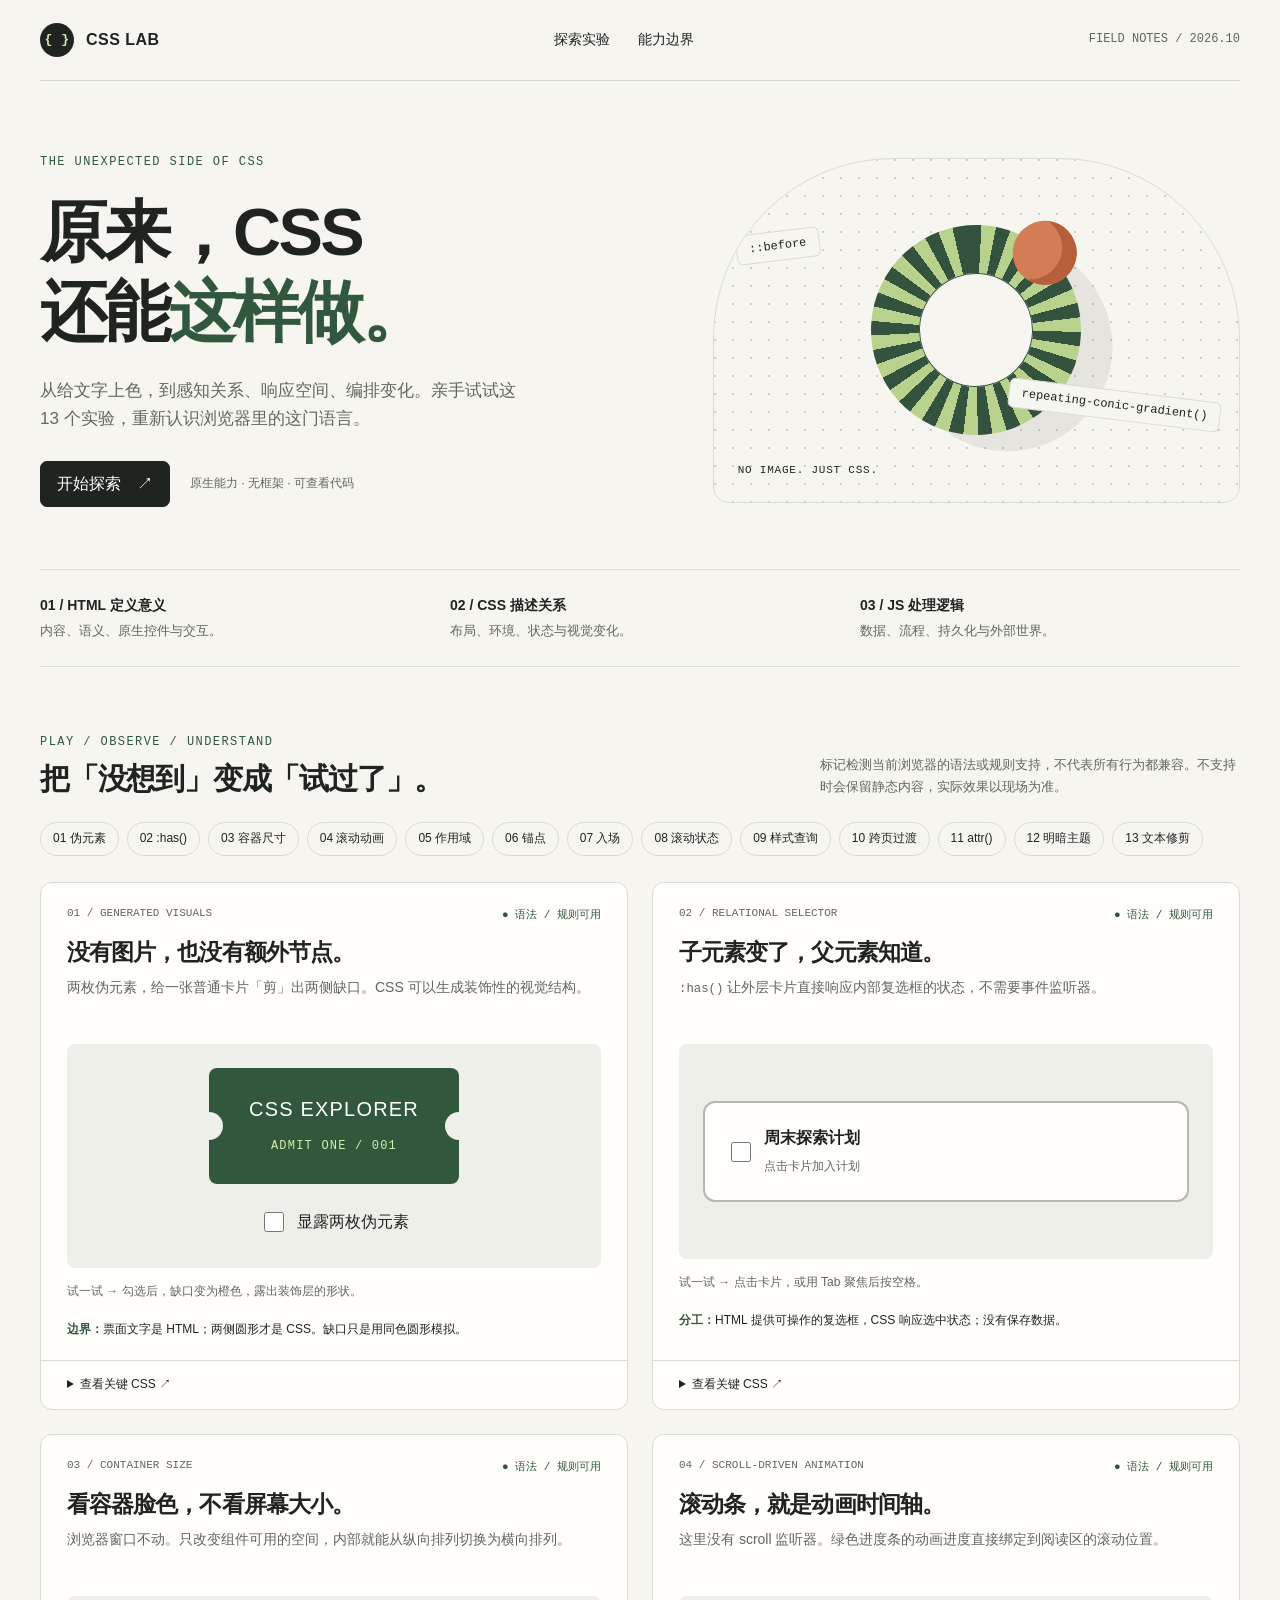
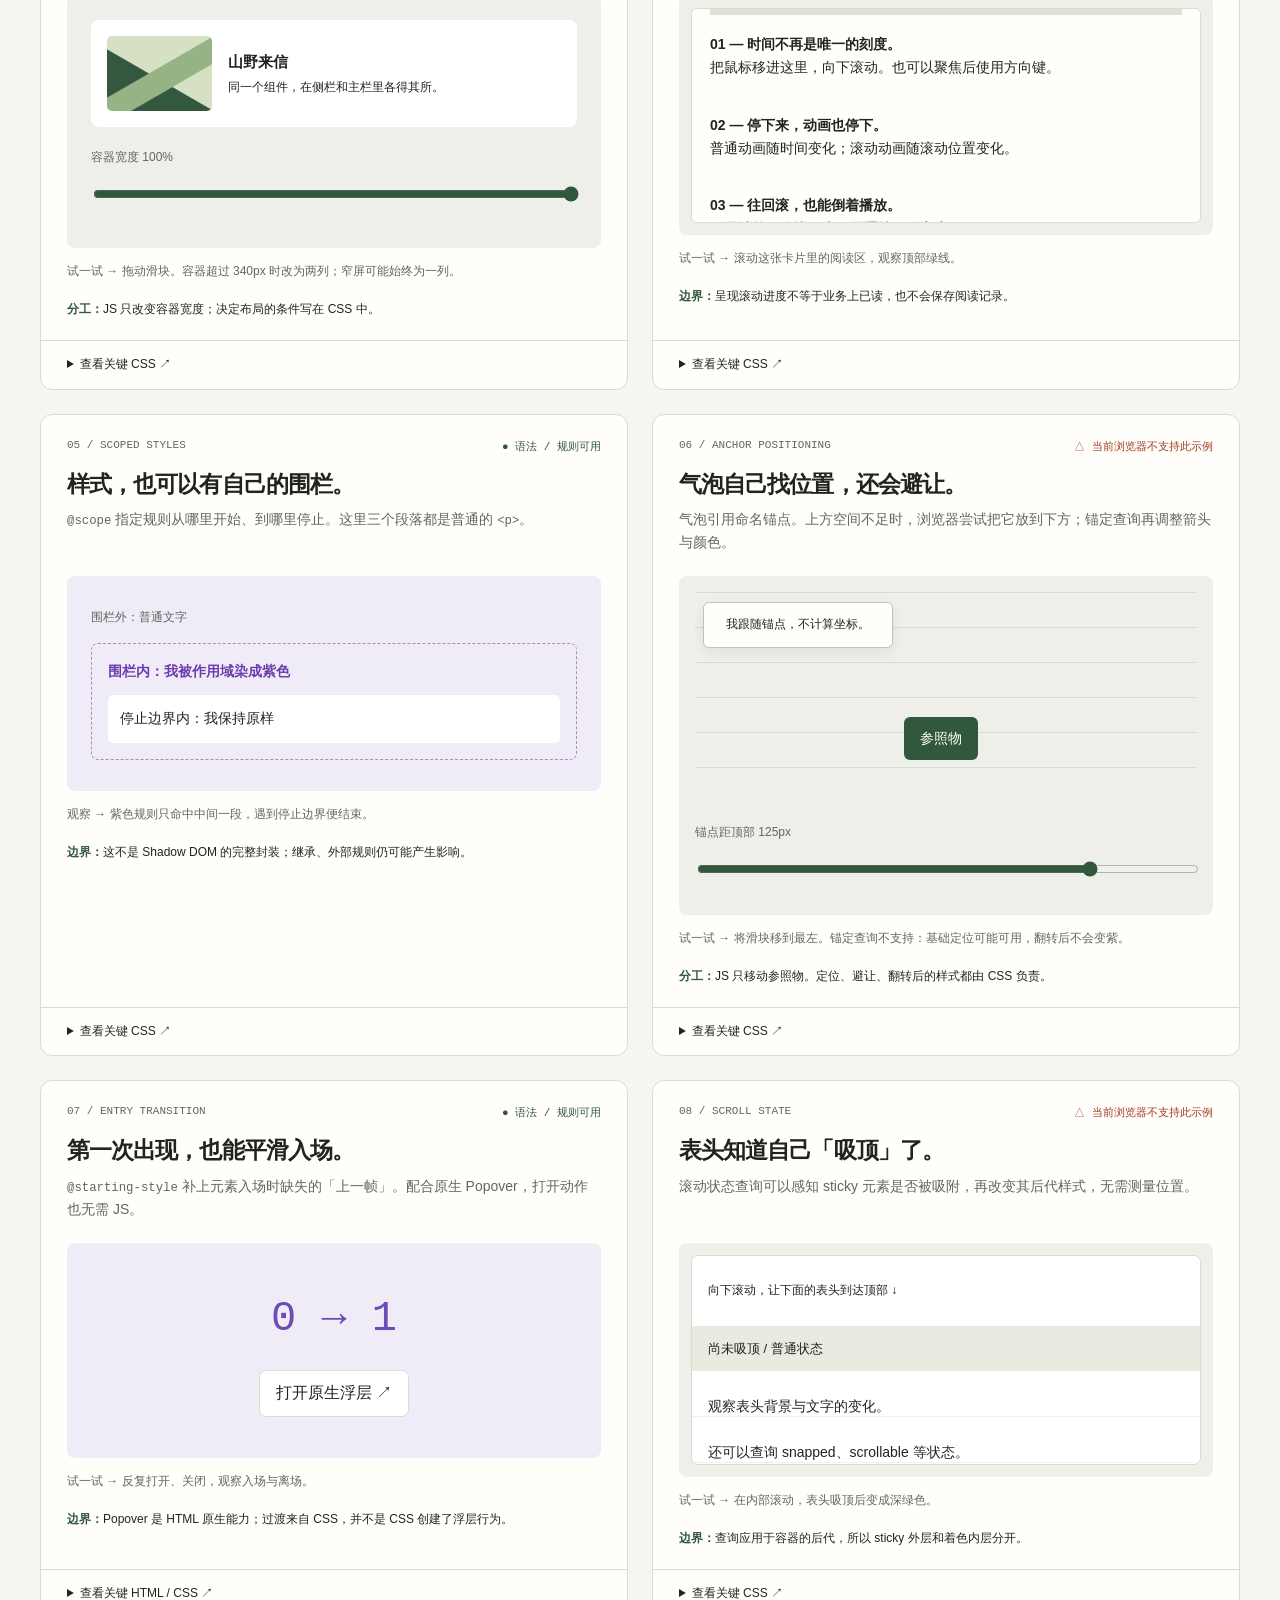
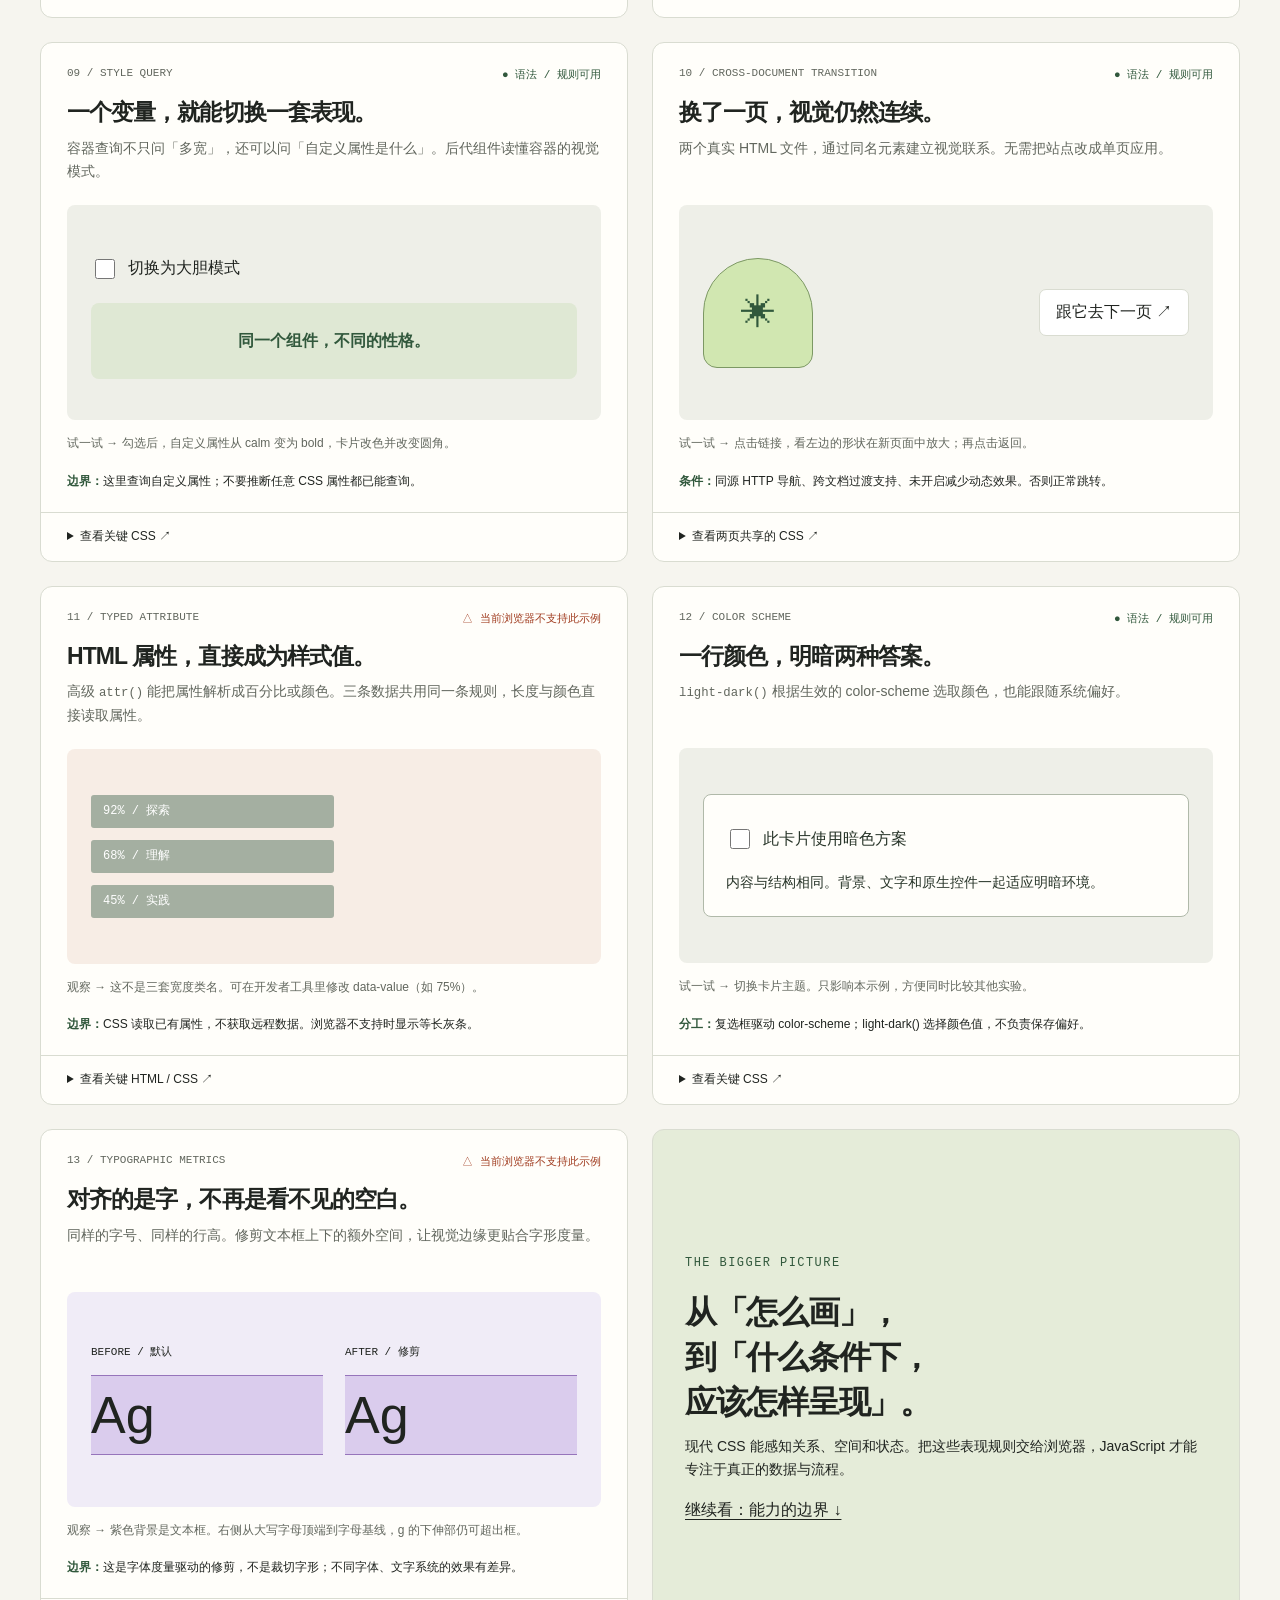
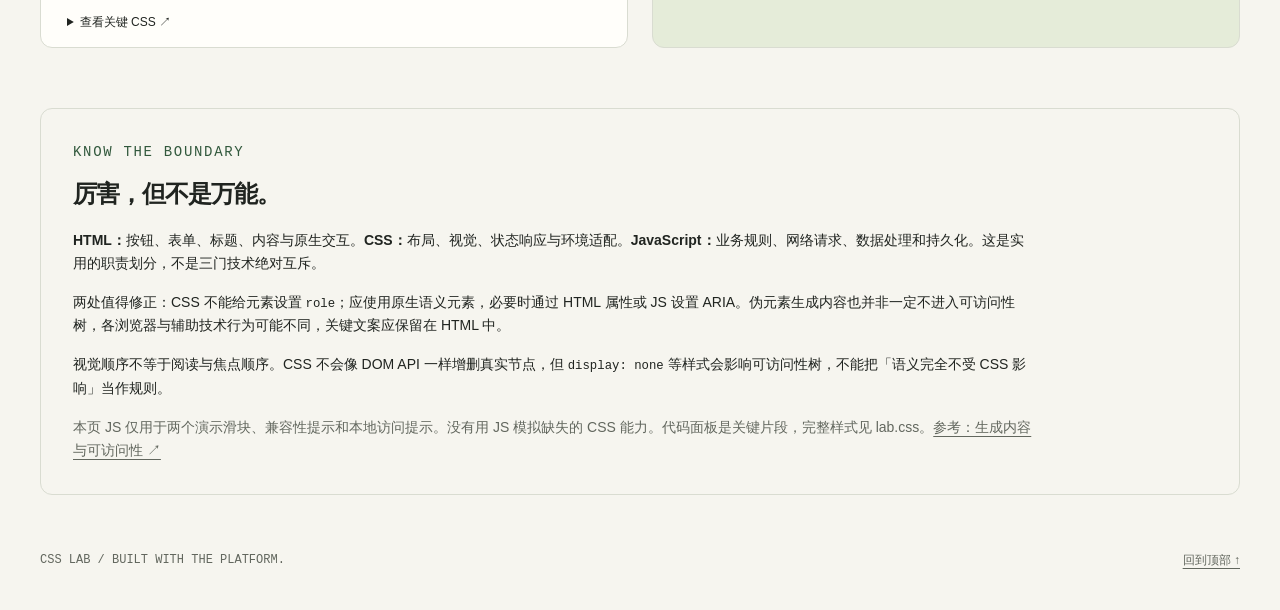
<file: index.html>
<!doctype html>
<html lang="zh-CN">
<head><meta charset="utf-8"><meta name="viewport" content="width=device-width,initial-scale=1"><meta name="description" content="13 个可交互实验，重新认识 HTML、CSS 与 JavaScript 的能力边界。"><title>CSS Lab — 不止于样式</title><link rel="stylesheet" href="lab.css"><script src="lab.js" defer></script></head>
<body>
<a class="skip" href="#experiments">跳到实验</a>
<div class="shell">
  <header class="topbar"><a class="brand" href="index.html"><span class="brand-mark">{ }</span> CSS LAB</a><nav aria-label="主导航"><a href="#experiments">探索实验</a><a href="#boundaries">能力边界</a></nav><span class="edition mono">FIELD NOTES / 2026.10</span></header>
  <main>
    <section class="hero" aria-labelledby="hero-title">
      <div><p class="eyebrow">THE UNEXPECTED SIDE OF CSS</p><h1 id="hero-title">原来，CSS<br>还能<em>这样做。</em></h1><p class="lead">从给文字上色，到感知关系、响应空间、编排变化。亲手试试这 13 个实验，重新认识浏览器里的这门语言。</p><div class="hero-actions"><a class="button primary" href="#experiments">开始探索 <span aria-hidden="true">↗</span></a><span class="small">原生能力 · 无框架 · 可查看代码</span></div></div>
      <div class="hero-art" aria-label="由 CSS 渐变和伪元素绘制的装饰图形" role="img"><div class="orb"></div><span class="art-tag">::before</span><span class="art-tag second">repeating-conic-gradient()</span><span class="art-label mono">NO IMAGE. JUST CSS.</span></div>
    </section>
    <div class="manifest"><div><strong>01 / HTML 定义意义</strong><p>内容、语义、原生控件与交互。</p></div><div><strong>02 / CSS 描述关系</strong><p>布局、环境、状态与视觉变化。</p></div><div><strong>03 / JS 处理逻辑</strong><p>数据、流程、持久化与外部世界。</p></div></div>
    <section id="experiments" aria-labelledby="experiments-title">
      <div class="section-heading"><div><span class="eyebrow">PLAY / OBSERVE / UNDERSTAND</span><h2 id="experiments-title">把「没想到」变成「试过了」。</h2></div><p>标记检测当前浏览器的语法或规则支持，不代表所有行为都兼容。不支持时会保留静态内容，实际效果以现场为准。</p></div>
      <noscript><p>JavaScript 已禁用：CSS 和原生控件仍可工作；滑块控制、兼容性检测不可用，关键代码仍可阅读。</p></noscript>
      <p class="motion-note">系统已开启「减少动态效果」，本页关闭动效；滚动进度展示静态满条。</p>
      <nav class="jump-list" aria-label="实验目录"><a href="#pseudo">01 伪元素</a><a href="#has">02 :has()</a><a href="#container">03 容器尺寸</a><a href="#scroll">04 滚动动画</a><a href="#scope">05 作用域</a><a href="#anchor">06 锚点</a><a href="#starting">07 入场</a><a href="#scroll-state">08 滚动状态</a><a href="#style-query">09 样式查询</a><a href="#view">10 跨页过渡</a><a href="#attr">11 attr()</a><a href="#theme">12 明暗主题</a><a href="#trim">13 文本修剪</a></nav>
      <div class="grid">
        <article class="experiment" id="pseudo" data-support="selector(::before)">
          <div class="experiment-head"><div class="meta"><span>01 / GENERATED VISUALS</span><span class="support">未检测</span></div><h3>没有图片，也没有额外节点。</h3><p class="description">两枚伪元素，给一张普通卡片「剪」出两侧缺口。CSS 可以生成装饰性的视觉结构。</p></div>
          <div class="stage center pseudo-stage"><div class="pseudo-ticket">CSS EXPLORER<br><span class="mono small" style="color:#d5edaa">ADMIT ONE / 001</span></div><label class="field"><input type="checkbox">显露两枚伪元素</label></div>
          <p class="hint">试一试 → 勾选后，缺口变为橙色，露出装饰层的形状。</p><p class="boundary"><b>边界：</b>票面文字是 HTML；两侧圆形才是 CSS。缺口只是用同色圆形模拟。</p>
          <details><summary>查看关键 CSS ↗</summary><pre><code>.ticket::before, .ticket::after {
  content: "";
  position: absolute;
  width: 28px; height: 28px;
  border-radius: 50%;
  background: var(--stage-color);
}</code></pre><a class="source" href="https://developer.mozilla.org/en-US/docs/Web/CSS/Reference/Selectors/::before">MDN / ::before ↗</a></details>
        </article>
        <article class="experiment" id="has" data-support="selector(:has(input:checked))">
          <div class="experiment-head"><div class="meta"><span>02 / RELATIONAL SELECTOR</span><span class="support">未检测</span></div><h3>子元素变了，父元素知道。</h3><p class="description"><code>:has()</code> 让外层卡片直接响应内部复选框的状态，不需要事件监听器。</p></div>
          <div class="stage"><label class="choice-card field"><input id="plan-choice" type="checkbox"><span><strong>周末探索计划</strong><br><span class="small">点击卡片加入计划 <span class="selected">/ 已选中 ✓</span></span></span></label></div>
          <p class="hint">试一试 → 点击卡片，或用 Tab 聚焦后按空格。</p><p class="boundary"><b>分工：</b>HTML 提供可操作的复选框，CSS 响应选中状态；没有保存数据。</p>
          <details><summary>查看关键 CSS ↗</summary><pre><code>.choice-card:has(input:checked) {
  border-color: #31583c;
  background: #dcecc8;
  box-shadow: 5px 5px 0 #31583c22;
}</code></pre><a class="source" href="https://developer.mozilla.org/en-US/docs/Web/CSS/Reference/Selectors/:has">MDN / :has() ↗</a></details>
        </article>
        <article class="experiment" id="container" data-support="container-type:inline-size">
          <div class="experiment-head"><div class="meta"><span>03 / CONTAINER SIZE</span><span class="support">未检测</span></div><h3>看容器脸色，不看屏幕大小。</h3><p class="description">浏览器窗口不动。只改变组件可用的空间，内部就能从纵向排列切换为横向排列。</p></div>
          <div class="stage"><div id="card-width" class="resizable"><div class="responsive-card"><div class="landscape" aria-hidden="true"></div><div><strong>山野来信</strong><p>同一个组件，在侧栏和主栏里各得其所。</p></div></div></div><div><label for="width-control" class="small">容器宽度 <output for="width-control">100%</output></label><input id="width-control" type="range" min="45" max="100" value="100" data-control="width" data-target="card-width" data-unit="%"></div></div>
          <p class="hint">试一试 → 拖动滑块。容器超过 340px 时改为两列；窄屏可能始终为一列。</p><p class="boundary"><b>分工：</b>JS 只改变容器宽度；决定布局的条件写在 CSS 中。</p>
          <details><summary>查看关键 CSS ↗</summary><pre><code>.resizable { container: card / inline-size; }
.responsive-card { display: grid; }
@container card (min-width: 340px) {
  .responsive-card {
    grid-template-columns: 105px 1fr;
  }
}</code></pre><a class="source" href="https://developer.mozilla.org/en-US/docs/Web/CSS/Guides/Containment/Container_queries">MDN / 容器查询 ↗</a></details>
        </article>
        <article class="experiment" id="scroll" data-support="animation-timeline:scroll()">
          <div class="experiment-head"><div class="meta"><span>04 / SCROLL-DRIVEN ANIMATION</span><span class="support">未检测</span></div><h3>滚动条，就是动画时间轴。</h3><p class="description">这里没有 scroll 监听器。绿色进度条的动画进度直接绑定到阅读区的滚动位置。</p></div>
          <div class="stage" style="padding:12px"><div class="reader" tabindex="0" role="region" aria-label="滚动动画阅读区"><div class="progress-track" aria-hidden="true"><div class="read-progress"></div></div><p><strong>01 — 时间不再是唯一的刻度。</strong><br>把鼠标移进这里，向下滚动。也可以聚焦后使用方向键。</p><p><strong>02 — 停下来，动画也停下。</strong><br>普通动画随时间变化；滚动动画随滚动位置变化。</p><p><strong>03 — 往回滚，也能倒着播放。</strong><br>无需计算百分比，也无需逐帧修改宽度。</p><p><strong>04 — 抵达终点。</strong><br>这也是阅读进度、横向展览和滚动叙事的基础。</p></div></div>
          <p class="hint">试一试 → 滚动这张卡片里的阅读区，观察顶部绿线。</p><p class="boundary"><b>边界：</b>呈现滚动进度不等于业务上已读，也不会保存阅读记录。</p>
          <details><summary>查看关键 CSS ↗</summary><pre><code>.read-progress {
  transform-origin: left;
  animation: read-progress linear both;
  animation-timeline: scroll(nearest block);
}
@keyframes read-progress {
  from { transform: scaleX(0); }
  to   { transform: scaleX(1); }
}</code></pre><a class="source" href="https://developer.mozilla.org/en-US/docs/Web/CSS/Reference/Properties/animation-timeline">MDN / animation-timeline ↗</a></details>
        </article>
        <article class="experiment" id="scope" data-probe="--scope-hit">
          <div class="experiment-head"><div class="meta"><span>05 / SCOPED STYLES</span><span class="support">未检测</span></div><h3>样式，也可以有自己的围栏。</h3><p class="description"><code>@scope</code> 指定规则从哪里开始、到哪里停止。这里三个段落都是普通的 <code>&lt;p&gt;</code>。</p></div>
          <div class="stage lilac"><p class="small" style="margin:0">围栏外：普通文字</p><div class="scope-garden"><p data-probe>围栏内：我被作用域染成紫色</p><div class="scope-stop"><p style="margin:0">停止边界内：我保持原样</p></div></div></div>
          <p class="hint">观察 → 紫色规则只命中中间一段，遇到停止边界便结束。</p><p class="boundary"><b>边界：</b>这不是 Shadow DOM 的完整封装；继承、外部规则仍可能产生影响。</p>
          <details><summary>查看关键 CSS ↗</summary><pre><code>@scope (.scope-garden) to (.scope-stop) {
  p {
    color: #6c3caf;
    font-weight: 700;
  }
}</code></pre><a class="source" href="https://developer.mozilla.org/en-US/docs/Web/CSS/Reference/At-rules/@scope">MDN / @scope ↗</a></details>
        </article>
        <article class="experiment" id="anchor" data-support="(anchor-name:--demo-anchor) and (position-area:top) and (position-try-fallbacks:bottom)">
          <div class="experiment-head"><div class="meta"><span>06 / ANCHOR POSITIONING</span><span class="support">未检测</span></div><h3>气泡自己找位置，还会避让。</h3><p class="description">气泡引用命名锚点。上方空间不足时，浏览器尝试把它放到下方；锚定查询再调整箭头与颜色。</p></div>
          <div class="stage" style="padding:16px"><div class="anchor-arena" id="anchor-arena"><span class="anchor-target">参照物</span><div class="anchor-tip"><span class="tip-inner">我跟随锚点，不计算坐标。</span></div></div><div><label class="small" for="anchor-control">锚点距顶部 <output for="anchor-control">125px</output></label><input id="anchor-control" type="range" min="10" max="155" value="125" data-control="--anchor-y" data-target="anchor-arena" data-unit="px"></div></div>
          <p class="hint">试一试 → 将滑块移到最左。<span id="anchor-query-status">锚定查询支持待检测。</span></p><p class="boundary"><b>分工：</b>JS 只移动参照物。定位、避让、翻转后的样式都由 CSS 负责。</p>
          <details><summary>查看关键 CSS ↗</summary><pre><code>.anchor-target { anchor-name: --demo-anchor; }
.anchor-tip {
  position: absolute;
  position-anchor: --demo-anchor;
  position-area: top;
  position-try-fallbacks: bottom;
  container-type: anchored;
}
@container anchored(fallback: bottom) {
  .tip-inner { background: #e1d8f4; }
  /* 同时将箭头移到气泡上方 */
}</code></pre><a class="source" href="https://developer.mozilla.org/en-US/docs/Web/CSS/Guides/Anchor_positioning/Anchored_container_queries">MDN / 锚定容器查询 ↗</a></details>
        </article>
        <article class="experiment" id="starting" data-interface="CSSStartingStyleRule">
          <div class="experiment-head"><div class="meta"><span>07 / ENTRY TRANSITION</span><span class="support">未检测</span></div><h3>第一次出现，也能平滑入场。</h3><p class="description"><code>@starting-style</code> 补上元素入场时缺失的「上一帧」。配合原生 Popover，打开动作也无需 JS。</p></div>
          <div class="stage lilac center"><span class="mono" style="font-size:42px;color:#6c4bb4" aria-hidden="true">0 → 1</span><button popovertarget="arrival">打开原生浮层 ↗</button></div>
          <div id="arrival" popover><p class="eyebrow">HELLO, FIRST FRAME</p><h2>我有了入场的起点。</h2><p>HTML 负责打开和关闭；CSS 负责淡入与位移。按 Esc 或点击外部也能关闭。</p><button popovertarget="arrival" popovertargetaction="hide">关闭浮层</button></div>
          <p class="hint">试一试 → 反复打开、关闭，观察入场与离场。</p><p class="boundary"><b>边界：</b>Popover 是 HTML 原生能力；过渡来自 CSS，并不是 CSS 创建了浮层行为。</p>
          <details><summary>查看关键 HTML / CSS ↗</summary><pre><code>&lt;button popovertarget="arrival"&gt;打开&lt;/button&gt;
&lt;div id="arrival" popover&gt;内容&lt;/div&gt;

#arrival {
  opacity: 0;
  transition: opacity .45s,
    display .45s allow-discrete,
    overlay .45s allow-discrete;
}
#arrival:popover-open { opacity: 1; }
@starting-style {
  #arrival:popover-open { opacity: 0; }
}</code></pre><a class="source" href="https://developer.mozilla.org/en-US/docs/Web/CSS/Reference/At-rules/@starting-style">MDN / @starting-style ↗</a></details>
        </article>
        <article class="experiment" id="scroll-state" data-support="container-type:scroll-state">
          <div class="experiment-head"><div class="meta"><span>08 / SCROLL STATE</span><span class="support">未检测</span></div><h3>表头知道自己「吸顶」了。</h3><p class="description">滚动状态查询可以感知 sticky 元素是否被吸附，再改变其后代样式，无需测量位置。</p></div>
          <div class="stage" style="padding:12px"><div class="sticky-reader" tabindex="0" role="region" aria-label="滚动状态实验"><div class="sticky-spacer">向下滚动，让下面的表头到达顶部 ↓</div><div class="sticky-query"><div class="sticky-label"><span class="free-word">尚未吸顶 / 普通状态</span><span class="stuck-word">已吸顶 / CSS 检测到 stuck ✓</span></div></div><div class="sticky-content">观察表头背景与文字的变化。<br><br>还可以查询 snapped、scrollable 等状态。<br><br>滚回最上面，表头就恢复原样。</div></div></div>
          <p class="hint">试一试 → 在内部滚动，表头吸顶后变成深绿色。</p><p class="boundary"><b>边界：</b>查询应用于容器的后代，所以 sticky 外层和着色内层分开。</p>
          <details><summary>查看关键 CSS ↗</summary><pre><code>.sticky-query {
  position: sticky;
  top: 0;
  container-type: scroll-state;
}
@container scroll-state(stuck: top) {
  .sticky-label {
    background: #31583c;
    color: white;
  }
}</code></pre><a class="source" href="https://developer.mozilla.org/en-US/docs/Web/CSS/Guides/Conditional_rules/Container_scroll-state_queries">MDN / 滚动状态查询 ↗</a></details>
        </article>
        <article class="experiment" id="style-query" data-probe="--style-hit">
          <div class="experiment-head"><div class="meta"><span>09 / STYLE QUERY</span><span class="support">未检测</span></div><h3>一个变量，就能切换一套表现。</h3><p class="description">容器查询不只问「多宽」，还可以问「自定义属性是什么」。后代组件读懂容器的视觉模式。</p></div>
          <div class="stage"><div class="theme-container"><label class="field"><input type="checkbox">切换为大胆模式</label><div class="style-result"><strong>同一个组件，不同的性格。</strong></div></div><div style="--mood:bold" hidden><span class="style-result" data-probe></span></div></div>
          <p class="hint">试一试 → 勾选后，自定义属性从 calm 变为 bold，卡片改色并改变圆角。</p><p class="boundary"><b>边界：</b>这里查询自定义属性；不要推断任意 CSS 属性都已能查询。</p>
          <details><summary>查看关键 CSS ↗</summary><pre><code>.theme-container { --mood: calm; }
.theme-container:has(input:checked) { --mood: bold; }
@container style(--mood: bold) {
  .style-result {
    background: #e5d8fa;
    border-radius: 35px 8px;
  }
}</code></pre><a class="source" href="https://developer.mozilla.org/en-US/docs/Web/CSS/Guides/Containment/Container_size_and_style_queries">MDN / 样式查询 ↗</a></details>
        </article>
        <article class="experiment" id="view" data-interface="CSSViewTransitionRule">
          <div class="experiment-head"><div class="meta"><span>10 / CROSS-DOCUMENT TRANSITION</span><span class="support">未检测</span></div><h3>换了一页，视觉仍然连续。</h3><p class="description">两个真实 HTML 文件，通过同名元素建立视觉联系。无需把站点改成单页应用。</p></div>
          <div class="stage"><div class="portal"><div class="portal-object" aria-hidden="true">✳</div><a class="button" href="specimen.html">跟它去下一页 ↗</a></div></div>
          <p class="hint" id="http-note">试一试 → 点击链接，看左边的形状在新页面中放大；再点击返回。</p><p class="boundary"><b>条件：</b>同源 HTTP 导航、跨文档过渡支持、未开启减少动态效果。否则正常跳转。</p>
          <details><summary>查看两页共享的 CSS ↗</summary><pre><code>@view-transition { navigation: auto; }
.portal-object {
  view-transition-name: specimen;
}
::view-transition-group(specimen) {
  animation-duration: .7s;
}</code></pre><a class="source" href="https://developer.mozilla.org/en-US/docs/Web/CSS/Reference/At-rules/@view-transition">MDN / @view-transition ↗</a></details>
        </article>
        <article class="experiment" id="attr" data-support="(width:attr(data-value type(<percentage>))) and (background:attr(data-color type(<color>)))">
          <div class="experiment-head"><div class="meta"><span>11 / TYPED ATTRIBUTE</span><span class="support">未检测</span></div><h3>HTML 属性，直接成为样式值。</h3><p class="description">高级 <code>attr()</code> 能把属性解析成百分比或颜色。三条数据共用同一条规则，长度与颜色直接读取属性。</p></div>
          <div class="stage peach"><div class="attr-bars" aria-label="静态数据：探索 92%，理解 68%，实践 45%"><div class="attr-bar" data-value="92%" data-color="#31583c">92% / 探索</div><div class="attr-bar" data-value="68%" data-color="#6c4bb4">68% / 理解</div><div class="attr-bar" data-value="45%" data-color="#ac482b">45% / 实践</div></div></div>
          <p class="hint">观察 → 这不是三套宽度类名。可在开发者工具里修改 data-value（如 75%）。</p><p class="boundary"><b>边界：</b>CSS 读取已有属性，不获取远程数据。浏览器不支持时显示等长灰条。</p>
          <details><summary>查看关键 HTML / CSS ↗</summary><pre><code>&lt;div class="attr-bar"
  data-value="92%" data-color="#31583c"&gt;92%&lt;/div&gt;

.attr-bar {
  width: attr(data-value type(&lt;percentage&gt;), 50%);
  background: attr(data-color type(&lt;color&gt;), #31583c);
}</code></pre><a class="source" href="https://developer.mozilla.org/en-US/docs/Web/CSS/Reference/Values/attr">MDN / attr() ↗</a></details>
        </article>
        <article class="experiment" id="theme" data-support="color:light-dark(white,black)">
          <div class="experiment-head"><div class="meta"><span>12 / COLOR SCHEME</span><span class="support">未检测</span></div><h3>一行颜色，明暗两种答案。</h3><p class="description"><code>light-dark()</code> 根据生效的 color-scheme 选取颜色，也能跟随系统偏好。</p></div>
          <div class="stage"><div class="color-demo"><label class="field"><input type="checkbox">此卡片使用暗色方案</label><p>内容与结构相同。背景、文字和原生控件一起适应明暗环境。</p></div></div>
          <p class="hint">试一试 → 切换卡片主题。只影响本示例，方便同时比较其他实验。</p><p class="boundary"><b>分工：</b>复选框驱动 color-scheme；light-dark() 选择颜色值，不负责保存偏好。</p>
          <details><summary>查看关键 CSS ↗</summary><pre><code>.color-demo {
  color-scheme: light;
  background: light-dark(#fffefa, #263327);
  color: light-dark(#263327, #e5efd8);
}
.color-demo:has(input:checked) {
  color-scheme: dark;
}
/* 跟随系统：color-scheme: light dark; */</code></pre><a class="source" href="https://developer.mozilla.org/en-US/docs/Web/CSS/Reference/Values/color_value/light-dark">MDN / light-dark() ↗</a></details>
        </article>
        <article class="experiment" id="trim" data-support="(text-box-trim:trim-both) and (text-box-edge:cap alphabetic)">
          <div class="experiment-head"><div class="meta"><span>13 / TYPOGRAPHIC METRICS</span><span class="support">未检测</span></div><h3>对齐的是字，不再是看不见的空白。</h3><p class="description">同样的字号、同样的行高。修剪文本框上下的额外空间，让视觉边缘更贴合字形度量。</p></div>
          <div class="stage lilac"><div class="trim-row"><div class="trim-item"><small>BEFORE / 默认</small><div class="trim-text">Ag</div></div><div class="trim-item"><small>AFTER / 修剪</small><div class="trim-text trimmed">Ag</div></div></div></div>
          <p class="hint">观察 → 紫色背景是文本框。右侧从大写字母顶端到字母基线，g 的下伸部仍可超出框。</p><p class="boundary"><b>边界：</b>这是字体度量驱动的修剪，不是裁切字形；不同字体、文字系统的效果有差异。</p>
          <details><summary>查看关键 CSS ↗</summary><pre><code>.trim-text {
  font: 52px / 1.5 Arial, sans-serif;
}
.trimmed {
  text-box-trim: trim-both;
  text-box-edge: cap alphabetic;
}</code></pre><a class="source" href="https://developer.mozilla.org/en-US/docs/Web/CSS/Reference/Properties/text-box-trim">MDN / text-box-trim ↗</a></details>
        </article>
        <aside class="experiment" style="background:#e5ecd9;padding:32px;justify-content:center"><span class="eyebrow">THE BIGGER PICTURE</span><h3 style="font-size:32px;line-height:1.4">从「怎么画」，<br>到「什么条件下，<br>应该怎样呈现」。</h3><p style="font-size:14px">现代 CSS 能感知关系、空间和状态。把这些表现规则交给浏览器，JavaScript 才能专注于真正的数据与流程。</p><a href="#boundaries">继续看：能力的边界 ↓</a></aside>
      </div>
    </section>
    <section class="boundary-note" id="boundaries" aria-labelledby="boundary-title"><p class="eyebrow">KNOW THE BOUNDARY</p><h2 id="boundary-title">厉害，但不是万能。</h2><p><strong>HTML：</strong>按钮、表单、标题、内容与原生交互。<strong>CSS：</strong>布局、视觉、状态响应与环境适配。<strong>JavaScript：</strong>业务规则、网络请求、数据处理和持久化。这是实用的职责划分，不是三门技术绝对互斥。</p><p>两处值得修正：CSS 不能给元素设置 <code>role</code>；应使用原生语义元素，必要时通过 HTML 属性或 JS 设置 ARIA。伪元素生成内容也并非一定不进入可访问性树，各浏览器与辅助技术行为可能不同，关键文案应保留在 HTML 中。</p><p>视觉顺序不等于阅读与焦点顺序。CSS 不会像 DOM API 一样增删真实节点，但 <code>display: none</code> 等样式会影响可访问性树，不能把「语义完全不受 CSS 影响」当作规则。</p><p class="small" style="margin-bottom:0">本页 JS 仅用于两个演示滑块、兼容性提示和本地访问提示。没有用 JS 模拟缺失的 CSS 能力。代码面板是关键片段，完整样式见 lab.css。<a href="https://developer.mozilla.org/en-US/docs/Web/CSS/Reference/Properties/content#accessibility">参考：生成内容与可访问性 ↗</a></p></section>
  </main>
  <footer><span class="mono">CSS LAB / BUILT WITH THE PLATFORM.</span><a href="#hero-title">回到顶部 ↑</a></footer>
</div>
</body></html>
</file>
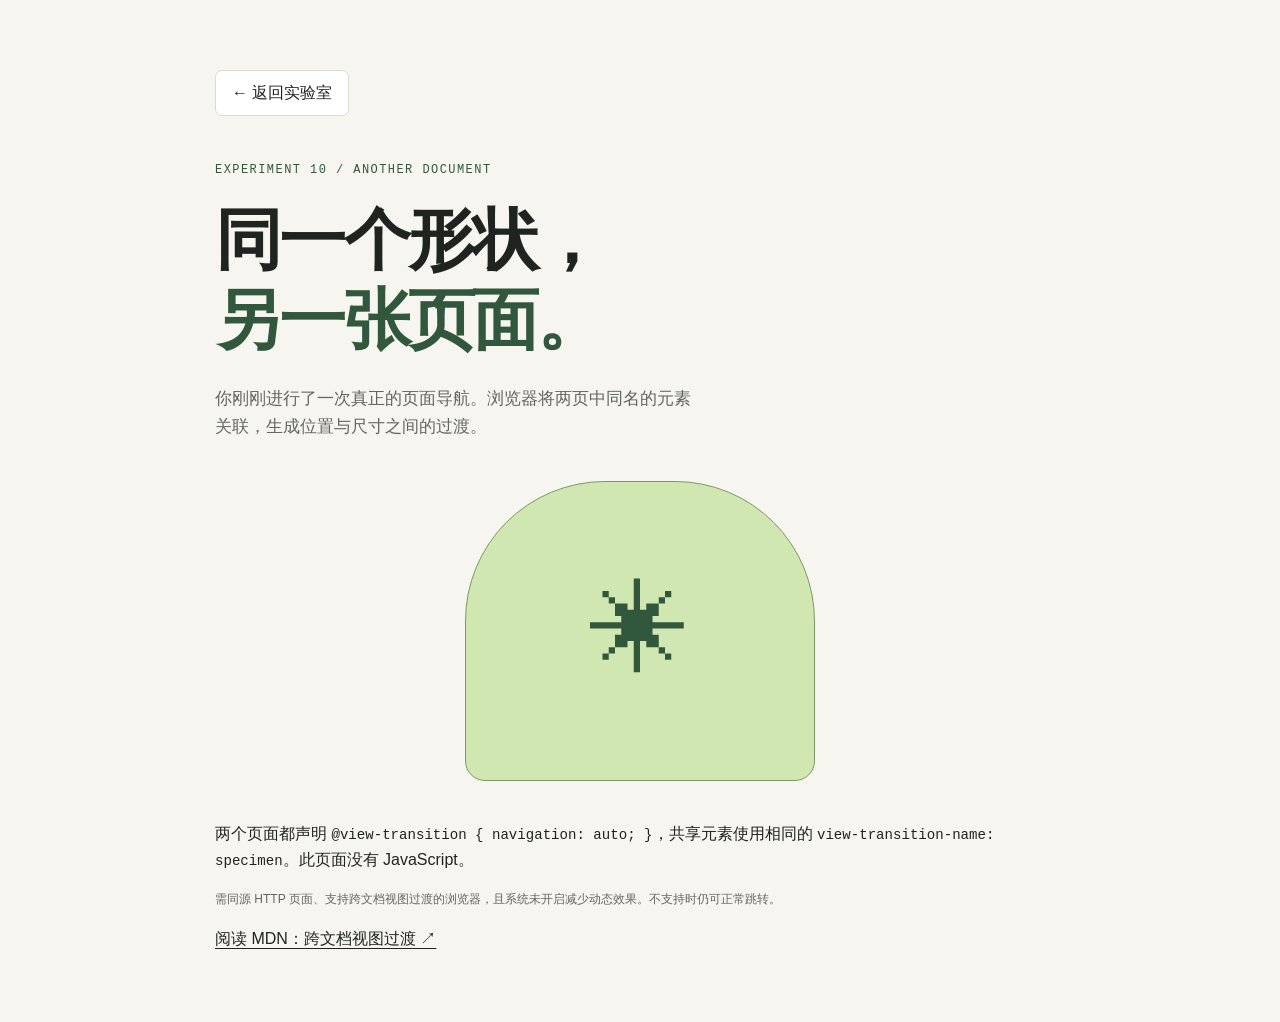
<file: specimen.html>
<!doctype html>
<html lang="zh-CN">
<head><meta charset="utf-8"><meta name="viewport" content="width=device-width,initial-scale=1"><title>跨页视图过渡 · CSS Lab</title><link rel="stylesheet" href="lab.css"></head>
<body><main class="shell detail-page">
  <a class="button" href="index.html#view">← 返回实验室</a>
  <p class="eyebrow" style="margin-top:45px">EXPERIMENT 10 / ANOTHER DOCUMENT</p>
  <h1>同一个形状，<br><em>另一张页面。</em></h1>
  <p class="lead">你刚刚进行了一次真正的页面导航。浏览器将两页中同名的元素关联，生成位置与尺寸之间的过渡。</p>
  <div class="portal-object" aria-hidden="true">✳</div>
  <p>两个页面都声明 <code>@view-transition { navigation: auto; }</code>，共享元素使用相同的 <code>view-transition-name: specimen</code>。此页面没有 JavaScript。</p>
  <p class="small">需同源 HTTP 页面、支持跨文档视图过渡的浏览器，且系统未开启减少动态效果。不支持时仍可正常跳转。</p>
  <a href="https://developer.mozilla.org/en-US/docs/Web/CSS/Reference/At-rules/@view-transition">阅读 MDN：跨文档视图过渡 ↗</a>
</main></body></html>
</file>
<file: lab.css>
@view-transition { navigation: auto; }
@layer base, experiments;
@layer base {
  :root { --ink:#202420; --muted:#62675e; --paper:#f6f5ef; --line:#d9dcd1; --green:#31583c; --lime:#d5edaa; --purple:#6c4bb4; --orange:#c44a27; color-scheme:light; font-family:Inter,"Helvetica Neue","PingFang SC","Microsoft YaHei",sans-serif; color:var(--ink); background:var(--paper); }
  * { box-sizing:border-box; }
  body { margin:0; line-height:1.65; }
  a { color:inherit; text-underline-offset:4px; }
  button,input,select { font:inherit; }
  button,.button,select { min-height:44px; border:1px solid var(--line); border-radius:7px; padding:9px 16px; background:white; color:var(--ink); cursor:pointer; }
  button:hover,.button:hover { border-color:var(--green); background:#eaf0e3; }
  .button { display:inline-flex; align-items:center; gap:16px; text-decoration:none; }
  .primary { background:var(--ink); color:white; border-color:var(--ink); }
  .primary:hover { background:var(--green); color:white; }
  :focus-visible { outline:3px solid var(--purple); outline-offset:4px; }
  input[type=checkbox],input[type=radio] { width:20px; height:20px; accent-color:var(--green); }
  input[type=range] { width:100%; min-height:44px; accent-color:var(--green); }
  label { cursor:pointer; }
  p { margin:0 0 16px; }
  h1,h2,h3 { line-height:1.2; letter-spacing:-.04em; }
  code,pre,.mono,.eyebrow { font-family:"SFMono-Regular",Consolas,monospace; }
  code { font-size:.88em; }
  .shell { width:min(1320px,calc(100% - 80px)); margin:auto; }
  .topbar { display:flex; align-items:center; justify-content:space-between; padding:23px 0; border-bottom:1px solid var(--line); gap:20px; }
  .brand { display:flex; align-items:center; gap:12px; font-weight:750; letter-spacing:.03em; text-decoration:none; }
  .brand-mark { display:grid; place-items:center; width:34px; height:34px; background:var(--ink); color:var(--lime); font-family:monospace; border-radius:50%; }
  .topbar nav { display:flex; gap:28px; font-size:14px; }
  .topbar nav a { text-decoration:none; }
  .edition { font-size:12px; color:var(--muted); }
  .hero { display:grid; grid-template-columns:1.2fr 1fr; align-items:center; gap:40px; padding:72px 0 62px; }
  .eyebrow { font-size:12px; letter-spacing:.12em; color:var(--green); text-transform:uppercase; }
  h1 { font-size:clamp(42px,5.2vw,76px); font-weight:650; margin:20px 0 24px; }
  h1 em { color:var(--green); font-style:normal; }
  .lead { color:var(--muted); max-width:490px; font-size:17px; }
  .hero-actions { display:flex; align-items:center; flex-wrap:wrap; gap:20px; margin-top:28px; }
  .hero-art { position:relative; min-height:345px; display:grid; place-items:center; border:1px solid var(--line); border-radius:180px 180px 16px 16px; overflow:hidden; background:radial-gradient(circle at 1px 1px,#cad0c3 1px,transparent 1px) 0 0/18px 18px; }
  .art-label { position:absolute; bottom:22px; left:24px; font-size:11px; letter-spacing:.07em; }
  .orb { width:210px; height:210px; border-radius:50%; background:repeating-conic-gradient(from 15deg,#34533e 0deg 8deg,#b8d18c 8deg 16deg); box-shadow:24px 26px 0 #20242014; transform:rotate(-20deg); position:relative; }
  .orb::before { content:""; position:absolute; inset:48px; border-radius:50%; background:var(--paper); box-shadow:inset 0 0 0 1px #34533e; }
  .orb::after { content:""; position:absolute; width:64px; height:64px; border-radius:50%; background:#d27d56; top:24px; right:-18px; box-shadow:inset -12px -10px 0 #b75e3b; }
  .art-tag { position:absolute; padding:7px 12px; background:var(--paper); border:1px solid var(--line); border-radius:6px; font:12px monospace; transform:rotate(-7deg); left:22px; top:72px; }
  .art-tag.second { left:auto; right:18px; top:auto; bottom:82px; transform:rotate(7deg); }
  .manifest { display:grid; grid-template-columns:repeat(3,1fr); border-top:1px solid var(--line); border-bottom:1px solid var(--line); padding:24px 0; gap:30px; }
  .manifest strong { display:block; font-size:14px; margin-bottom:3px; }
  .manifest p { margin:0; color:var(--muted); font-size:13px; }
  .section-heading { display:flex; justify-content:space-between; align-items:end; gap:24px; padding:60px 0 25px; }
  .section-heading h2 { margin:8px 0 0; font-size:30px; }
  .section-heading p { font-size:13px; color:var(--muted); margin:0; max-width:420px; }
  .jump-list { display:flex; flex-wrap:wrap; gap:8px; margin-bottom:26px; }
  .jump-list a { padding:6px 12px; font-size:12px; border:1px solid var(--line); border-radius:30px; text-decoration:none; }
  .jump-list a:hover { background:var(--lime); }
  .grid { display:grid; grid-template-columns:repeat(2,minmax(0,1fr)); gap:24px; }
  .experiment { min-width:0; background:#fffefa; border:1px solid var(--line); border-radius:12px; overflow:hidden; scroll-margin-top:24px; display:flex; flex-direction:column; }
  .experiment-head { padding:24px 26px 0; }
  .meta { display:flex; justify-content:space-between; gap:12px; font:11px monospace; color:var(--muted); }
  .support { color:var(--green); text-align:right; }
  .support.unsupported { color:#a13d21; }
  .experiment h3 { margin:17px 0 10px; font-size:23px; }
  .description { font-size:14px; color:var(--muted); min-height:46px; }
  .stage { margin:6px 26px 0; min-height:215px; padding:24px; border-radius:8px; background:#eeefe8; position:relative; display:flex; flex-direction:column; justify-content:center; gap:16px; }
  .stage.lilac { background:#f0ecf7; }
  .stage.peach { background:#f7ede5; }
  .hint { margin:14px 26px 18px; color:var(--muted); font-size:12px; }
  .boundary { font-size:12px; padding:0 26px 20px; margin:0; }
  .boundary b { color:var(--green); }
  .experiment details { border-top:1px solid var(--line); margin-top:auto; }
  summary { cursor:pointer; padding:14px 26px; font-size:12px; }
  pre { margin:0; padding:20px 26px; background:#242a26; color:#e0efce; overflow:auto; line-height:1.65; font-size:12px; tab-size:2; }
  .source { display:block; padding:10px 26px; font-size:12px; }
  .row { display:flex; align-items:center; gap:12px; flex-wrap:wrap; }
  .center { align-items:center; text-align:center; }
  .small { font-size:12px; color:var(--muted); }
  .field { display:flex; align-items:center; gap:10px; min-height:44px; }
  .boundary-note { margin:60px 0 32px; padding:32px; border:1px solid var(--line); border-radius:12px; }
  .boundary-note h2 { font-size:24px; margin-top:0; }
  .boundary-note p { font-size:14px; max-width:960px; }
  footer { display:flex; justify-content:space-between; gap:24px; padding:24px 0 40px; color:var(--muted); font-size:12px; }
  .skip { position:absolute; top:-100px; padding:10px; background:white; z-index:20; }
  .skip:focus { top:0; }
  .motion-note { display:none; }
  @media(max-width:760px) { .shell{width:calc(100% - 32px)} .hero{grid-template-columns:1fr;padding:40px 0;gap:30px} .hero-art{min-height:280px} .grid{grid-template-columns:1fr} .manifest{gap:18px} .edition{display:none} .section-heading{display:block} .section-heading p{margin-top:16px} .experiment-head{padding:22px 20px 0} .stage{margin-inline:20px;padding:20px} .topbar nav{gap:18px} }
  @media(max-width:420px) { .manifest{grid-template-columns:1fr;gap:16px} .topbar nav{font-size:12px;gap:12px} .brand{font-size:14px} footer{flex-direction:column} }
}

@layer experiments {
  .pseudo-ticket { position:relative; background:var(--green); color:white; padding:25px 40px; border-radius:8px; font-size:20px; letter-spacing:.06em; }
  .pseudo-ticket::before,.pseudo-ticket::after { content:""; position:absolute; width:28px; height:28px; background:#eeefe8; border-radius:50%; top:calc(50% - 14px); }
  .pseudo-ticket::before { left:-14px; } .pseudo-ticket::after { right:-14px; }
  .pseudo-stage:has(input:checked) .pseudo-ticket::before,.pseudo-stage:has(input:checked) .pseudo-ticket::after { background:#d27d56; outline:2px dashed white; }
  .choice-card { border:2px solid #b5b8ae; border-radius:12px; padding:22px; background:#fffefa; transition:background .2s,border-color .2s,box-shadow .2s; }
  .choice-card:has(input:checked) { border-color:var(--green); background:#dcecc8; box-shadow:5px 5px 0 #31583c22; }
  .choice-card .selected { display:none; }
  .choice-card:has(input:checked) .selected { display:inline; }
  .resizable { container:card / inline-size; width:100%; max-width:100%; }
  .responsive-card { display:grid; grid-template-columns:1fr; gap:16px; padding:16px; background:white; border-radius:8px; }
  .landscape { min-height:75px; border-radius:5px; background:linear-gradient(150deg,transparent 45%,#96b386 46% 65%,transparent 66%),linear-gradient(30deg,#34583f 45%,transparent 46%),#d6e1c3; }
  .responsive-card strong { font-size:15px; } .responsive-card p { font-size:12px; margin:3px 0 0; }
  @container card (min-width:340px) { .responsive-card { grid-template-columns:105px 1fr; align-items:center; } }
  .reader { height:215px; overflow:auto; padding:0 18px 18px; background:#fffefa; border:1px solid var(--line); border-radius:6px; }
  .reader p { font-size:14px; margin:18px 0 34px; }
  .progress-track { position:sticky; top:0; height:6px; background:#dde2d5; z-index:1; }
  .read-progress { height:100%; background:var(--green); transform-origin:left; transform:scaleX(0); }
  @supports(animation-timeline:scroll()) { .read-progress { animation:read-progress linear both; animation-timeline:scroll(nearest block); } }
  @keyframes read-progress { from{transform:scaleX(0)} to{transform:scaleX(1)} }
  .scope-garden { padding:16px; border:1px dashed #a28fbe; border-radius:7px; }
  .scope-garden p { margin:0 0 12px; font-size:14px; }
  .scope-stop { padding:12px; background:white; border-radius:5px; }
  @scope (.scope-garden) to (.scope-stop) { p { color:#6c3caf; font-weight:700; --scope-hit:1; } }
  .anchor-arena { position:relative; height:210px; background:linear-gradient(#d6dfcf 1px,transparent 1px) 0 0/100% 35px; }
  .anchor-target { position:absolute; left:calc(50% - 42px); top:var(--anchor-y,125px); anchor-name:--demo-anchor; padding:10px 16px; background:var(--green); color:white; border-radius:6px; font-size:14px; }
  .anchor-tip { position:absolute; top:10px; left:8px; width:190px; font-size:12px; }
  .tip-inner { display:block; padding:12px 14px; background:#fffefa; border:1px solid #bbc7b4; border-radius:6px; text-align:center; box-shadow:0 4px 12px #20242010; }
  @supports(position-area:top) { .anchor-tip { inset:auto; position-anchor:--demo-anchor; position-area:top; position-try-fallbacks:bottom; margin:10px; container-type:anchored; } .tip-inner::after { content:""; position:absolute; top:100%; left:calc(50% - 5px); border:6px solid transparent; border-top-color:#bbc7b4; } }
  @container anchored(fallback:bottom) { .tip-inner { background:#e1d8f4; border-color:#9b83bd; } .tip-inner::after { top:auto; bottom:100%; border-top-color:transparent; border-bottom-color:#9b83bd; } }
  #arrival { width:min(370px,calc(100% - 40px)); border:1px solid #aebda4; border-radius:14px; padding:30px; background:#f5f8ef; color:var(--ink); opacity:0; transform:translateY(24px) scale(.96); transition:opacity .45s,transform .45s,display .45s allow-discrete,overlay .45s allow-discrete; }
  #arrival:popover-open { opacity:1; transform:translateY(0) scale(1); }
  #arrival::backdrop { background:#20242044; }
  @starting-style { #arrival:popover-open { opacity:0; transform:translateY(24px) scale(.96); } }
  .sticky-reader { height:210px; overflow:auto; border:1px solid var(--line); border-radius:7px; background:white; }
  .sticky-spacer { padding:25px 16px; font-size:12px; }
  .sticky-query { position:sticky; top:0; container-type:scroll-state; }
  .sticky-label { padding:12px 16px; background:#e8ebdf; font-size:13px; }
  .stuck-word { display:none; }
  @container scroll-state(stuck:top) { .sticky-label { background:#31583c; color:white; box-shadow:0 4px 10px #20242025; } .stuck-word{display:inline} .free-word{display:none} }
  .sticky-content { padding:24px 16px; min-height:430px; background:repeating-linear-gradient(white 0 45px,#f0f1ec 45px 46px); font-size:14px; }
  .theme-container { --mood:calm; }
  .theme-container:has(input:checked) { --mood:bold; }
  .style-result { padding:25px; background:#dfe8d4; border-radius:8px; text-align:center; color:#31583c; margin-top:12px; }
  @container style(--mood:bold) { .style-result { background:#e5d8fa; color:#633b97; border-radius:35px 8px; --style-hit:1; } }
  .portal { display:flex; align-items:center; justify-content:space-between; gap:20px; }
  .portal-object { width:110px; height:110px; flex-shrink:0; background:#d1e7b1; border:1px solid #7c9864; border-radius:50% 50% 14px 14px; display:grid; place-items:center; view-transition-name:specimen; font-size:35px; color:#31583c; }
  ::view-transition-group(specimen) { animation-duration:.7s; animation-timing-function:cubic-bezier(.2,.8,.2,1); }
  .attr-bars { display:flex; flex-direction:column; gap:12px; }
  .attr-bar { height:33px; width:50%; background:#a4afa1; border-radius:3px; color:white; font:12px/33px monospace; padding-left:12px; }
  @supports(width:attr(data-value type(<percentage>))) { .attr-bar { width:attr(data-value type(<percentage>),50%); background:attr(data-color type(<color>),#31583c); } }
  .color-demo { color-scheme:light; padding:22px; background:#fffefa; color:#263327; border:1px solid #b0b9a9; border-radius:8px; }
  .color-demo:has(input:checked) { color-scheme:dark; }
  @supports(color:light-dark(white,black)) { .color-demo { background:light-dark(#fffefa,#263327); color:light-dark(#263327,#e5efd8); } }
  .color-demo p { margin:10px 0 0; font-size:14px; }
  .trim-row { display:flex; align-items:start; gap:22px; flex-wrap:wrap; }
  .trim-item { flex:1; min-width:90px; }
  .trim-item small { display:block; font:11px monospace; margin-bottom:16px; }
  .trim-text { font-family:Arial,sans-serif; font-size:52px; line-height:1.5; background:#dacced; border-block:1px solid #9674bb; }
  .trimmed { text-box-trim:trim-both; text-box-edge:cap alphabetic; }
  .detail-page { max-width:850px; margin:70px auto; }
  .detail-page .portal-object { width:min(350px,80vw); height:300px; margin:40px auto; font-size:100px; border-radius:140px 140px 20px 20px; }
}
@media(prefers-reduced-motion:reduce) { *,*::before,*::after { animation:none!important; transition:none!important; scroll-behavior:auto!important; } ::view-transition-group(*) { animation:none!important; } .motion-note{display:block} .read-progress{transform:scaleX(1)} }
</file>
